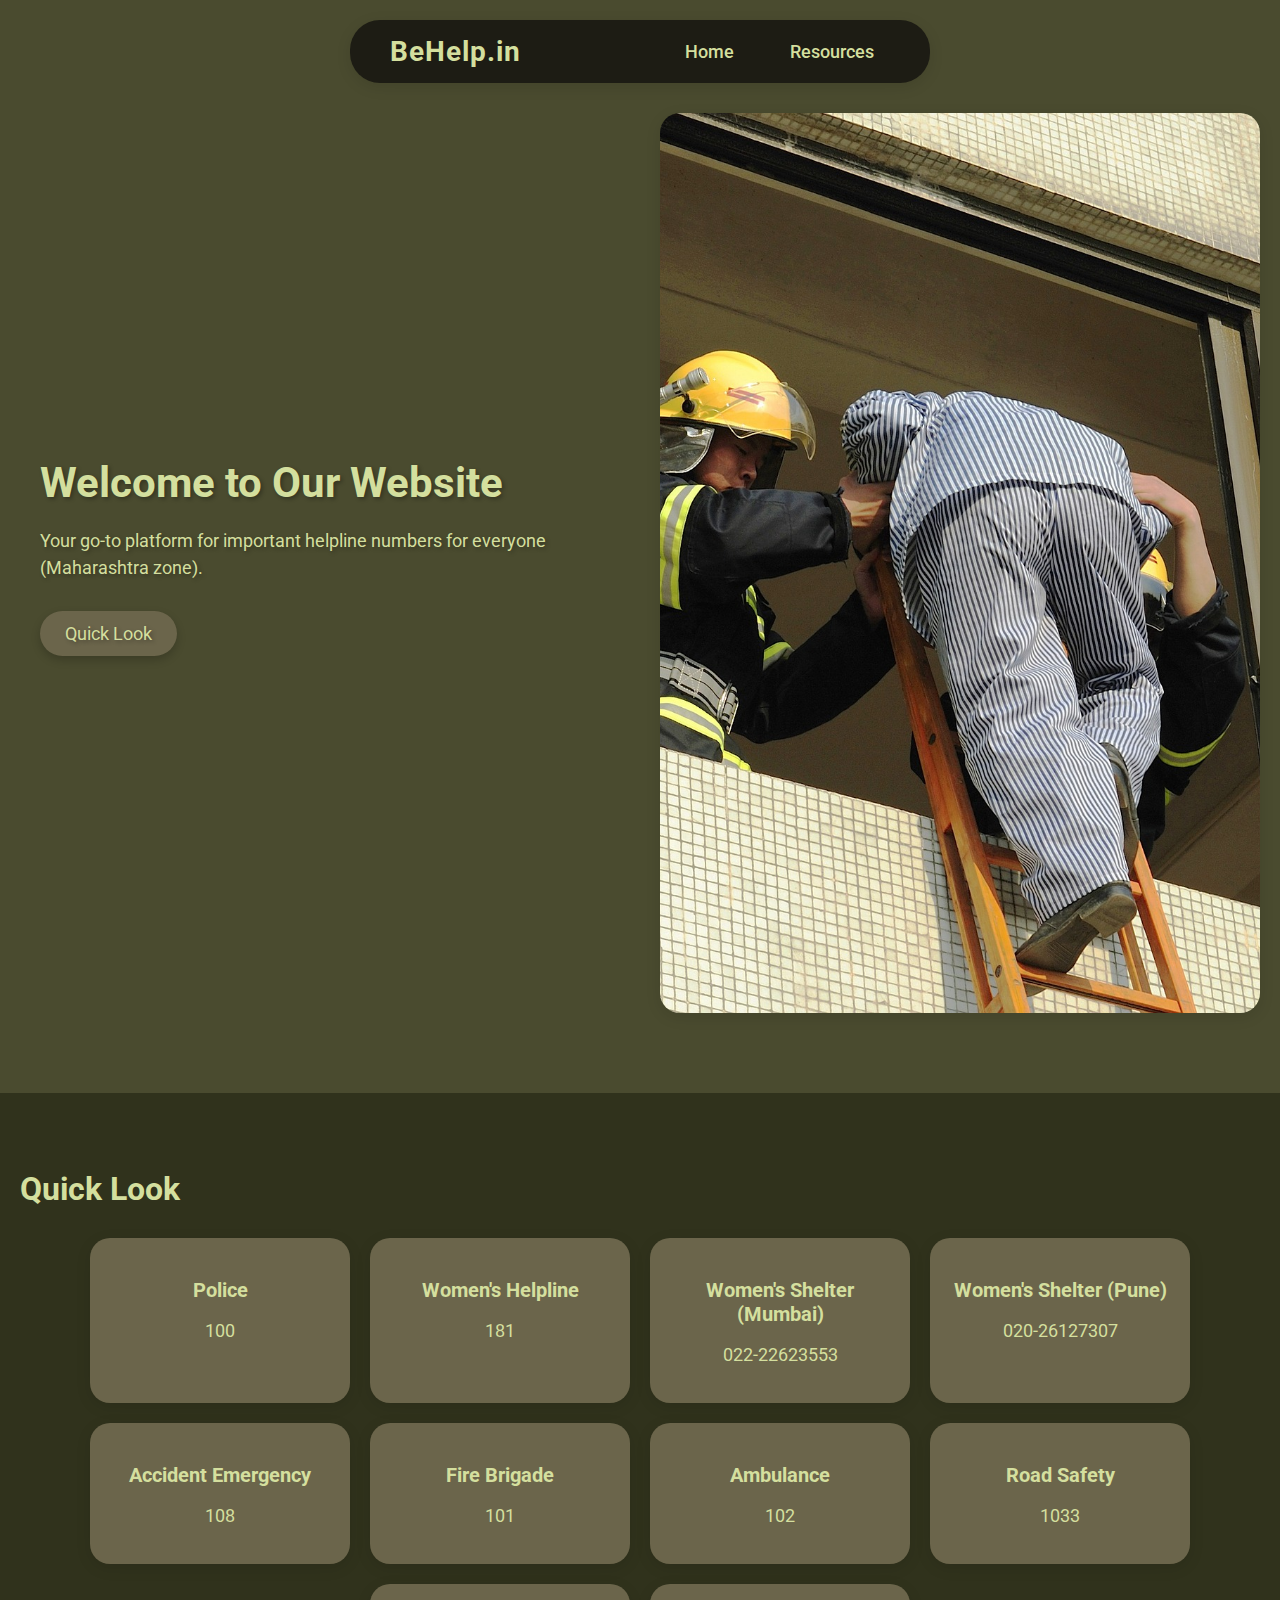
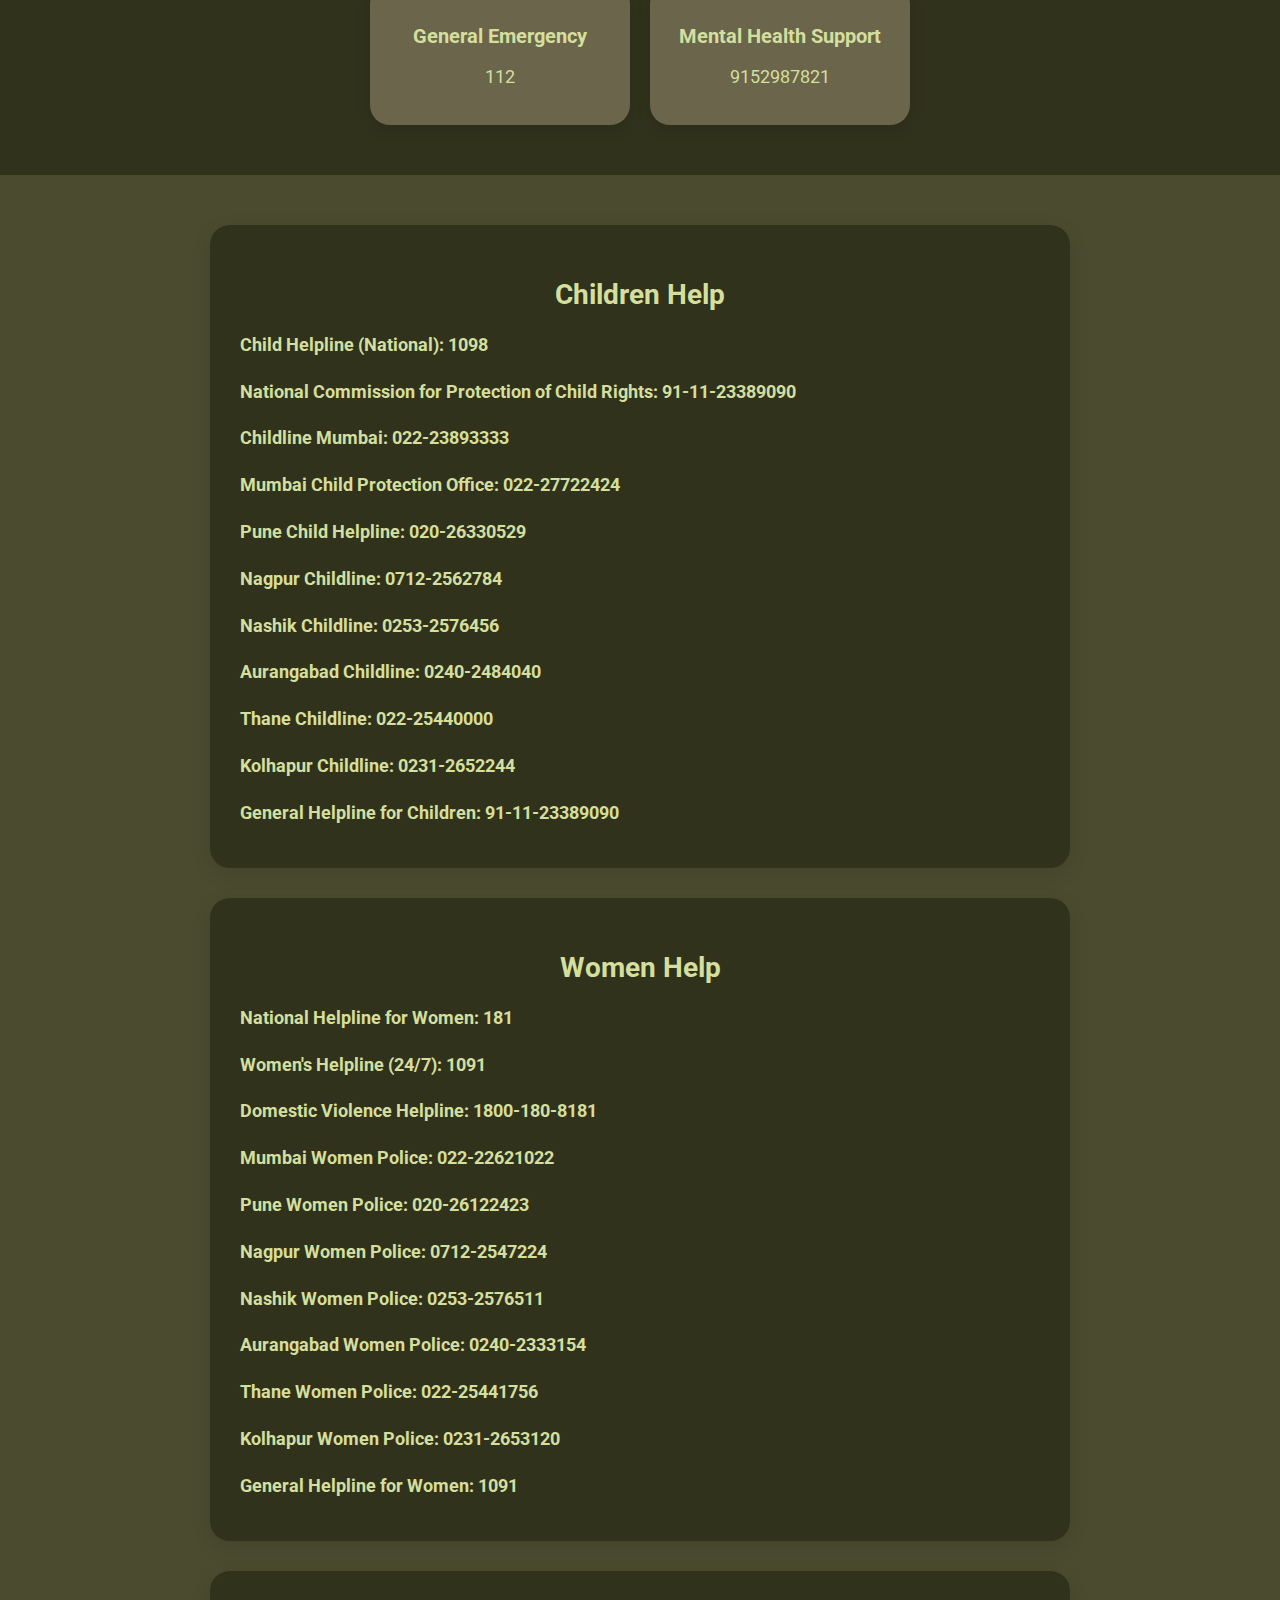
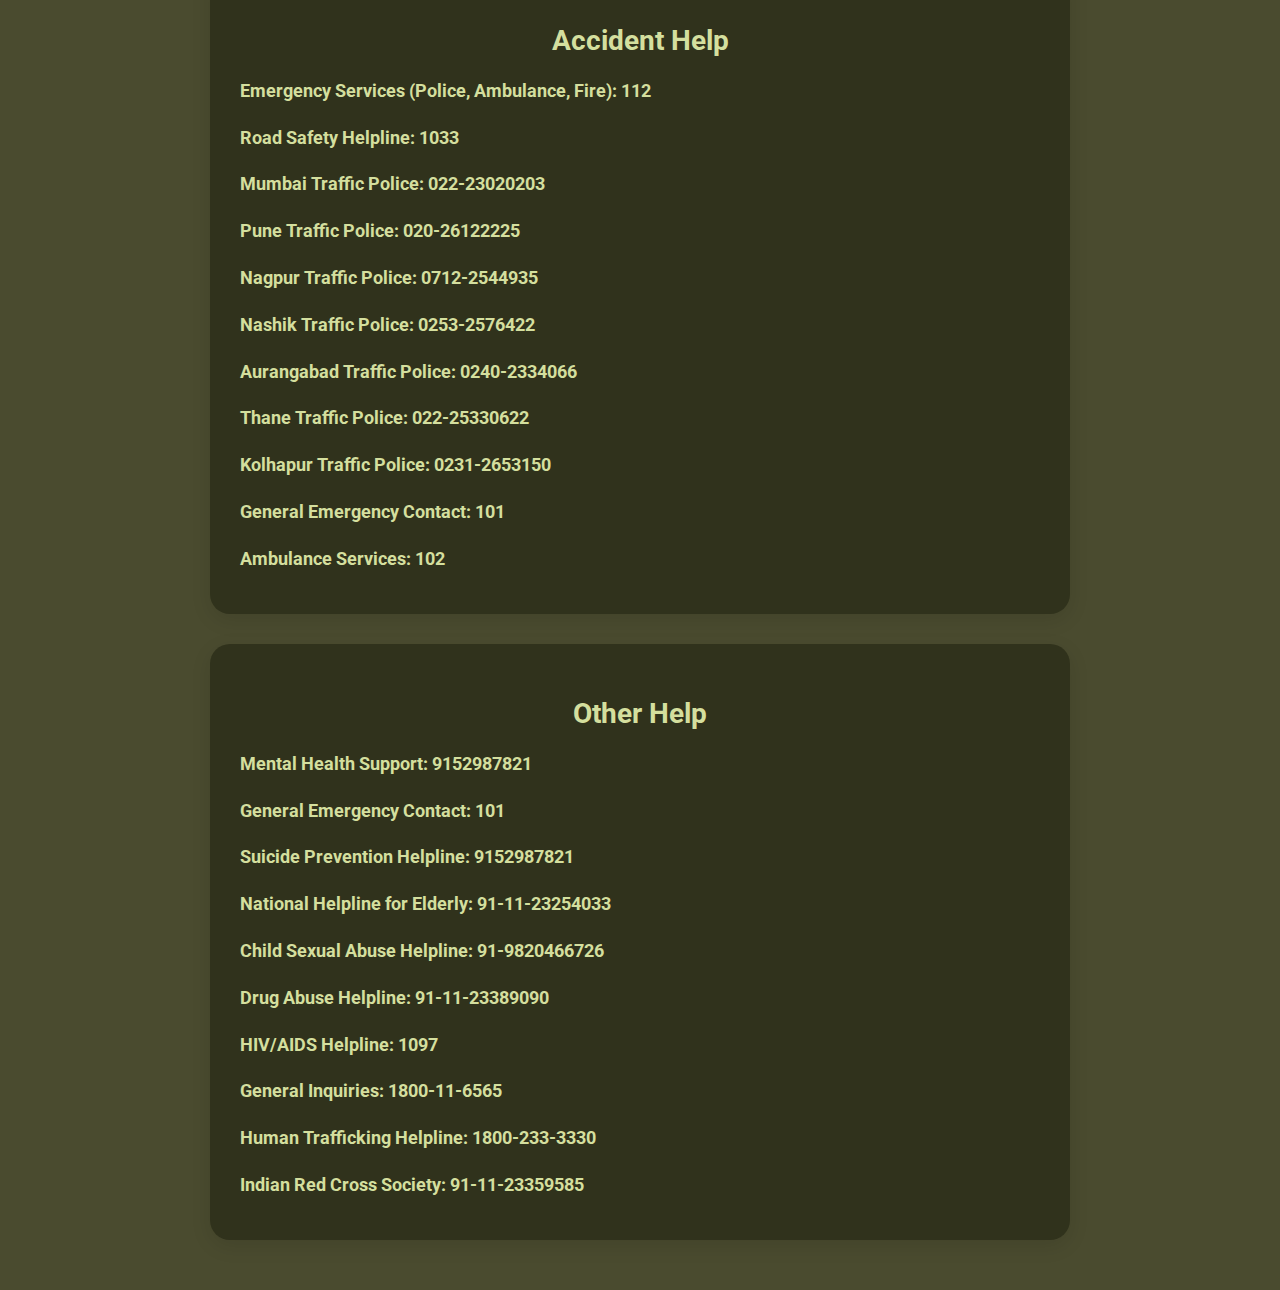
<file: index.html>
<!DOCTYPE html>
<html lang="en">
<head>
    <meta charset="UTF-8">
    <meta name="viewport" content="width=device-width, initial-scale=1.0">
    <title>Helpline Website</title>
    <link href="https://fonts.googleapis.com/css2?family=Roboto:wght@400;700&display=swap" rel="stylesheet">
    <link rel="stylesheet" href="styles.css">
</head>
<body>
    <!-- Navbar -->
<div class="navbar">
    <div class="navbar-logo">
        <a href="index.html">BeHelp.in</a>
    </div>
    <div class="navbar-toggle">
        <span></span>
        <span></span>
        <span></span>
    </div>
    <div class="navbar-links">
        <a href="index.html">Home</a>
        <a href="resources.html">Resources</a>
    </div>
</div>

    

    <section class="welcome-section">
        <div class="text-content">
            <h1>Welcome to Our Website</h1>
            <p>Your go-to platform for important helpline numbers for everyone <br>(Maharashtra zone).</p>
            <a href="#quick-look" class="btn">Quick Look</a>
        </div>
        <div class="image-content">
            <!-- The image will be shown here as a background -->
        </div>
    </section>

    <!-- Quick Look Section -->
    <div class="quick-look-section" id="quick-look">
        <h2>Quick Look</h2>
        <div class="quick-look-cards">
            <div class="quick-look-card" data-number="+91 100">
                <h3>Police</h3>
                <p class="number">100</p>
            </div>
            <div class="quick-look-card" data-number="+91 181">
                <h3>Women's Helpline</h3>
                <p class="number">181</p>
            </div>
            <div class="quick-look-card" data-number="+91 022-22623553">
                <h3>Women's Shelter (Mumbai)</h3>
                <p class="number">022-22623553</p>
            </div>
            <div class="quick-look-card" data-number="+91 020-26127307">
                <h3>Women's Shelter (Pune)</h3>
                <p class="number">020-26127307</p>
            </div>
            <div class="quick-look-card" data-number="+91 108">
                <h3>Accident Emergency</h3>
                <p class="number">108</p>
            </div>
            <div class="quick-look-card" data-number="+91 101">
                <h3>Fire Brigade</h3>
                <p class="number">101</p>
            </div>
            <div class="quick-look-card" data-number="+91 102">
                <h3>Ambulance</h3>
                <p class="number">102</p>
            </div>
            <div class="quick-look-card" data-number="+91 1033">
                <h3>Road Safety</h3>
                <p class="number">1033</p>
            </div>
            <div class="quick-look-card" data-number="+91 112">
                <h3>General Emergency</h3>
                <p class="number">112</p>
            </div>
            <div class="quick-look-card" data-number="+91 9152987821">
                <h3>Mental Health Support</h3>
                <p class="number">9152987821</p>
            </div>
        </div>
    </div>

    <!-- Cards Section -->
    <div class="cards-section">
        <div class="card">
            <h2>Children Help</h2>
            <p class="number">Child Helpline (National): 1098</p>
            <p class="number">National Commission for Protection of Child Rights: 91-11-23389090</p>
            <p class="number">Childline Mumbai: 022-23893333</p>
            <p class="number">Mumbai Child Protection Office: 022-27722424</p>
            <p class="number">Pune Child Helpline: 020-26330529</p>
            <p class="number">Nagpur Childline: 0712-2562784</p>
            <p class="number">Nashik Childline: 0253-2576456</p>
            <p class="number">Aurangabad Childline: 0240-2484040</p>
            <p class="number">Thane Childline: 022-25440000</p>
            <p class="number">Kolhapur Childline: 0231-2652244</p>
            <p class="number">General Helpline for Children: 91-11-23389090</p>
        </div>
        <div class="card">
            <h2>Women Help</h2>
            <p class="number">National Helpline for Women: 181</p>
            <p class="number">Women's Helpline (24/7): 1091</p>
            <p class="number">Domestic Violence Helpline: 1800-180-8181</p>
            <p class="number">Mumbai Women Police: 022-22621022</p>
            <p class="number">Pune Women Police: 020-26122423</p>
            <p class="number">Nagpur Women Police: 0712-2547224</p>
            <p class="number">Nashik Women Police: 0253-2576511</p>
            <p class="number">Aurangabad Women Police: 0240-2333154</p>
            <p class="number">Thane Women Police: 022-25441756</p>
            <p class="number">Kolhapur Women Police: 0231-2653120</p>
            <p class="number">General Helpline for Women: 1091</p>
        </div>
        <div class="card">
            <h2>Accident Help</h2>
            <p class="number">Emergency Services (Police, Ambulance, Fire): 112</p>
            <p class="number">Road Safety Helpline: 1033</p>
            <p class="number">Mumbai Traffic Police: 022-23020203</p>
            <p class="number">Pune Traffic Police: 020-26122225</p>
            <p class="number">Nagpur Traffic Police: 0712-2544935</p>
            <p class="number">Nashik Traffic Police: 0253-2576422</p>
            <p class="number">Aurangabad Traffic Police: 0240-2334066</p>
            <p class="number">Thane Traffic Police: 022-25330622</p>
            <p class="number">Kolhapur Traffic Police: 0231-2653150</p>
            <p class="number">General Emergency Contact: 101</p>
            <p class="number">Ambulance Services: 102</p>
        </div>
        <div class="card">
            <h2>Other Help</h2>
            <p class="number">Mental Health Support: 9152987821</p>
            <p class="number">General Emergency Contact: 101</p>
            <p class="number">Suicide Prevention Helpline: 9152987821</p>
            <p class="number">National Helpline for Elderly: 91-11-23254033</p>
            <p class="number">Child Sexual Abuse Helpline: 91-9820466726</p>
            <p class="number">Drug Abuse Helpline: 91-11-23389090</p>
            <p class="number">HIV/AIDS Helpline: 1097</p>
            <p class="number">General Inquiries: 1800-11-6565</p>
            <p class="number">Human Trafficking Helpline: 1800-233-3330</p>
            <p class="number">Indian Red Cross Society: 91-11-23359585</p>
        </div>
    </div>

    <script src="script.js"></script> <!-- Link to your JS file -->
</body>
</html>
</file>
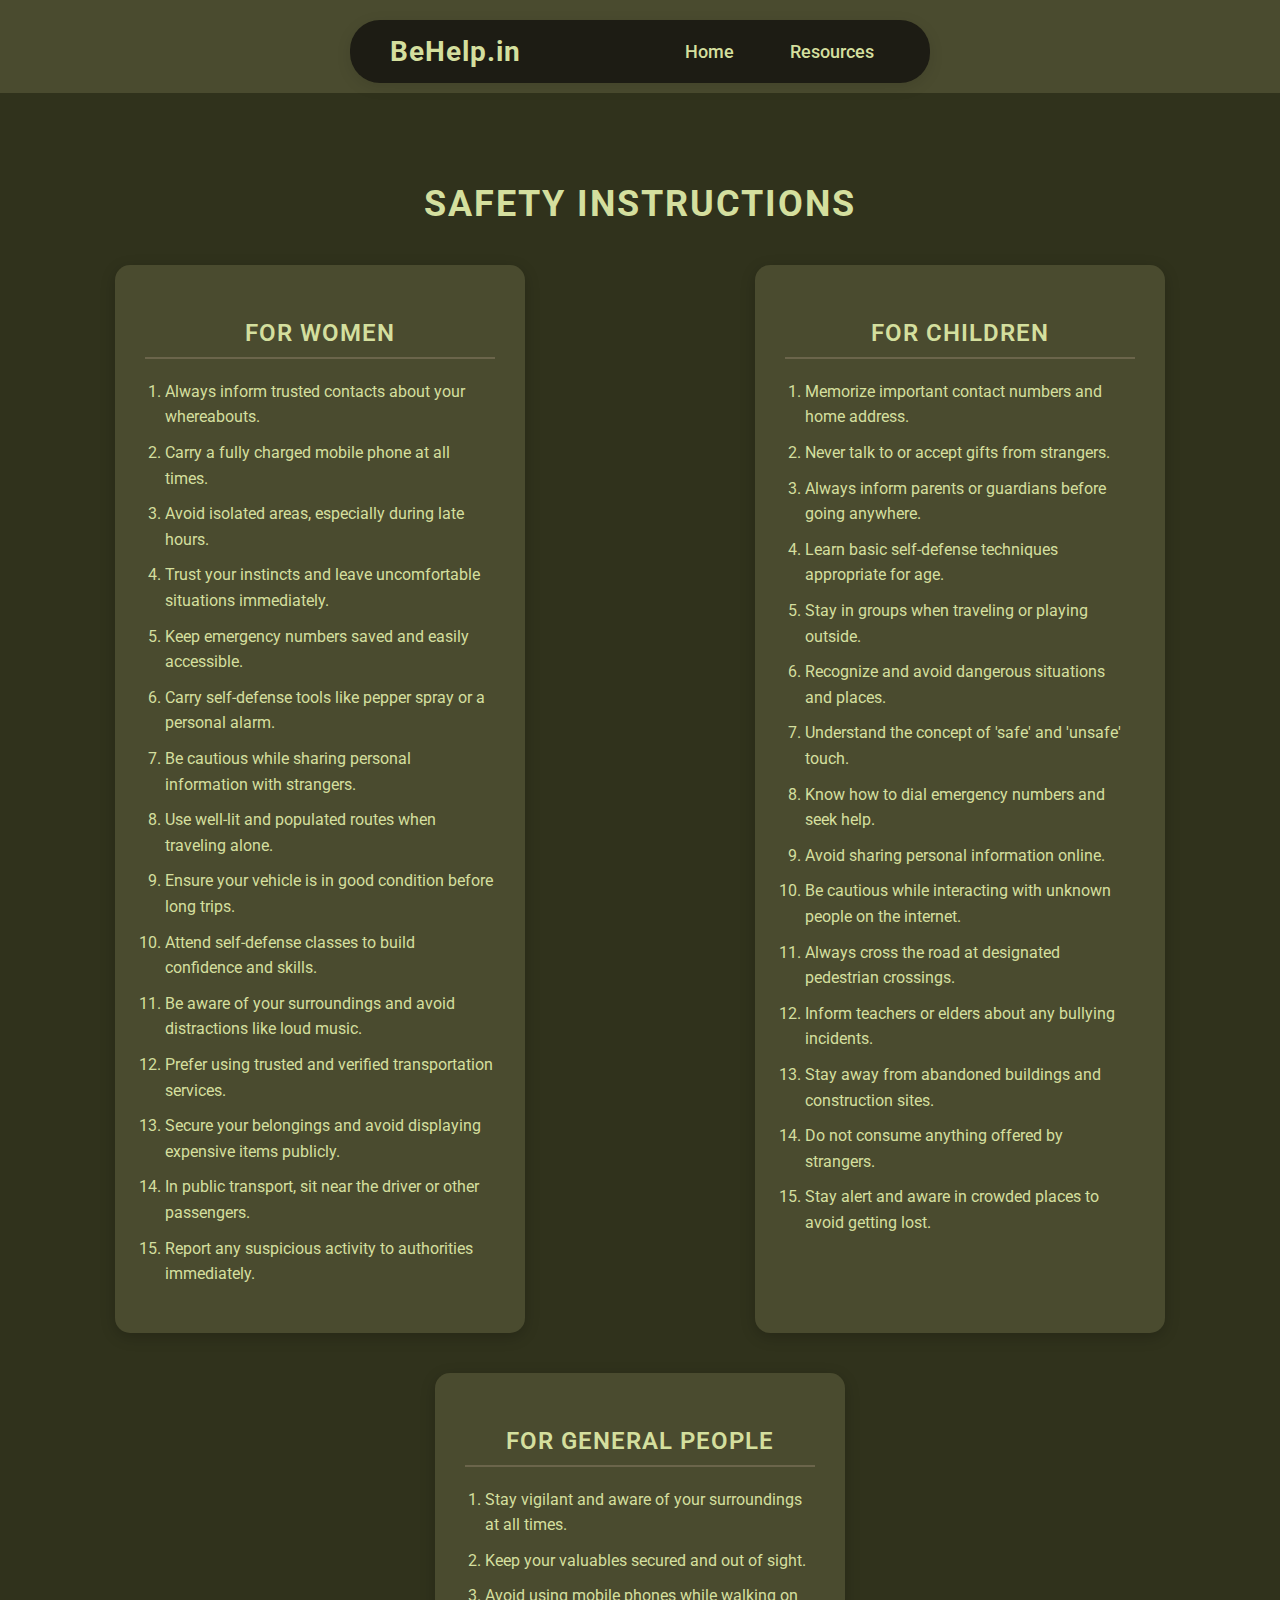
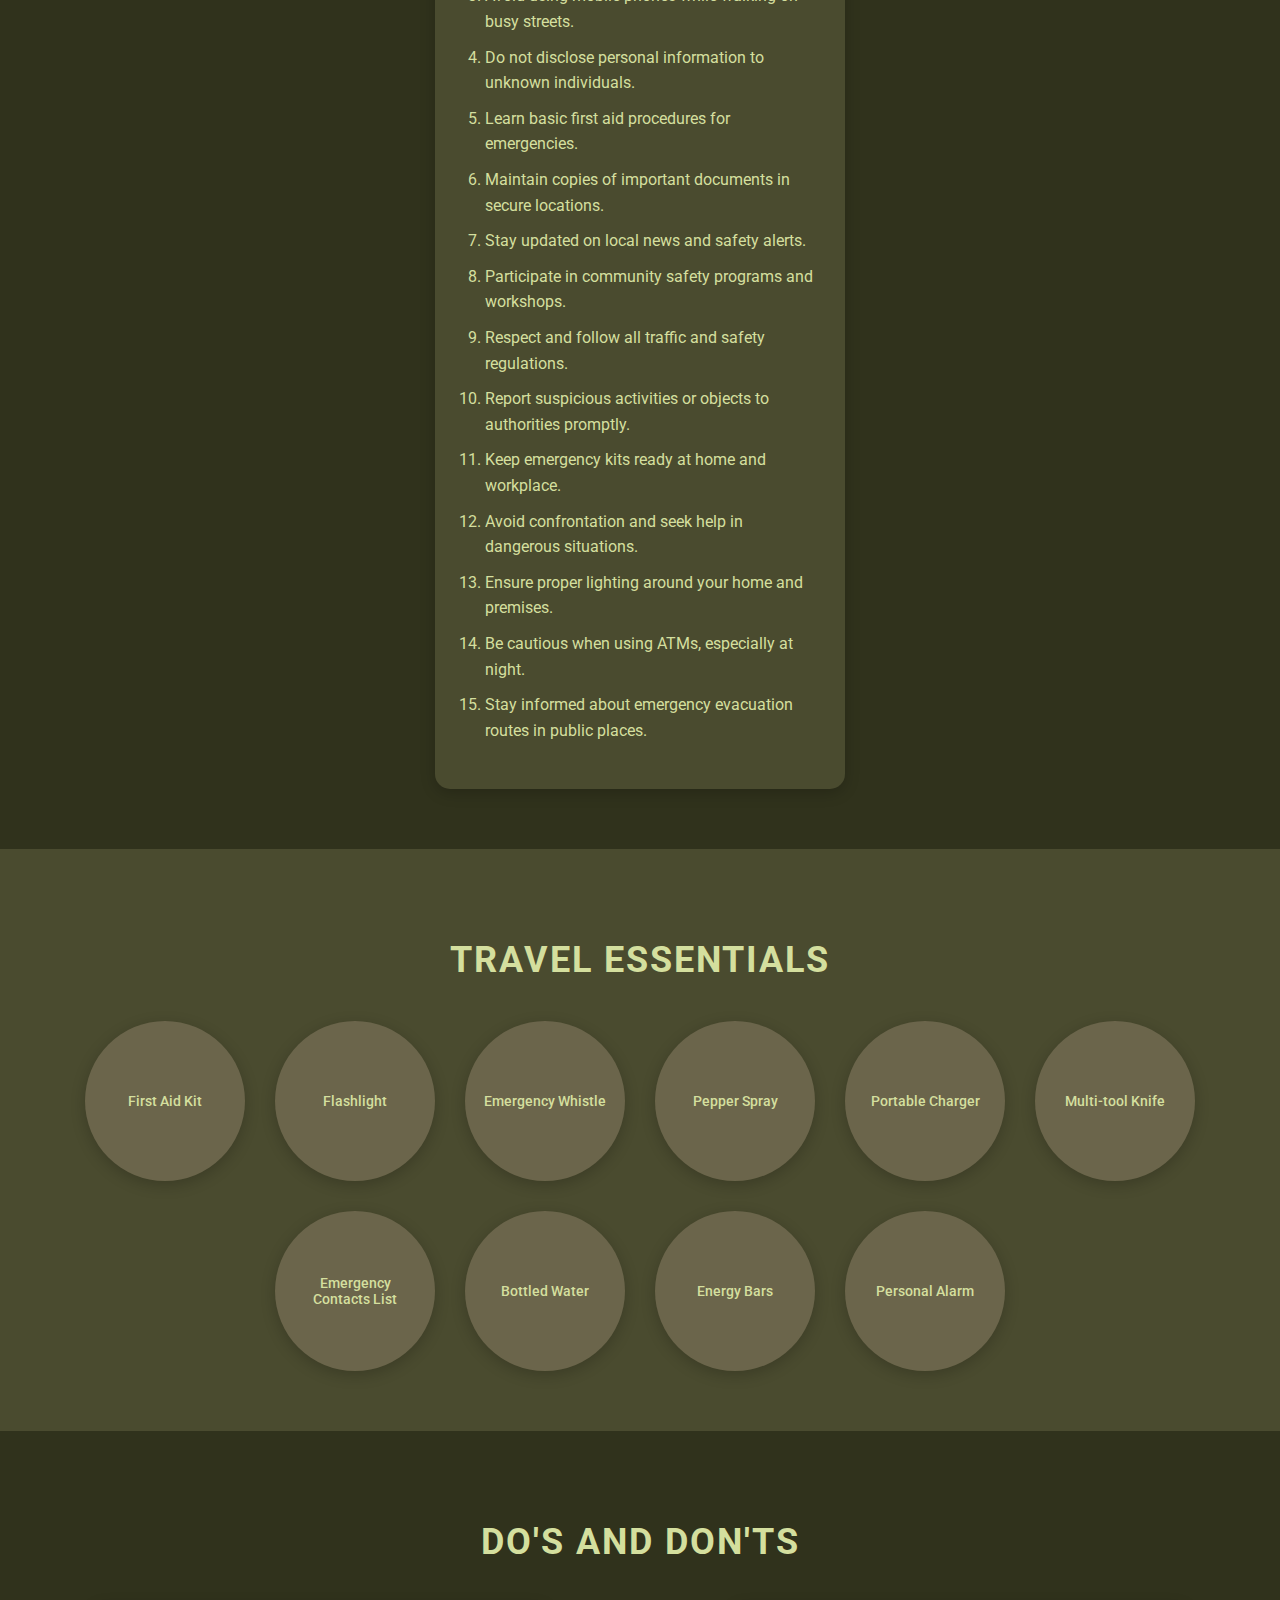
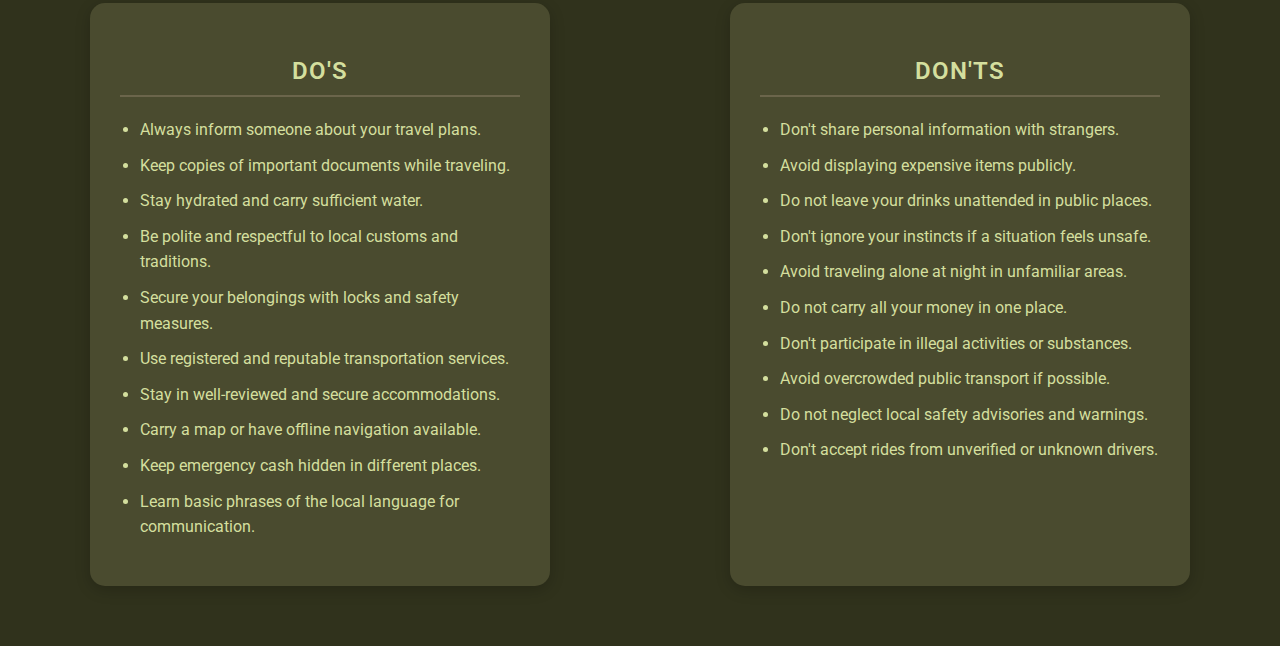
<file: resources.html>
<!DOCTYPE html>
<html lang="en">
<head>
    <meta charset="UTF-8">
    <meta name="viewport" content="width=device-width, initial-scale=1.0">
    <title>InstaHelp - Resources</title>
    <link rel="stylesheet" href="styles.css"> <!-- Link to your CSS file -->
    <link href="https://fonts.googleapis.com/css2?family=Roboto:wght@400;500;700&display=swap" rel="stylesheet">
</head>
<body>

    <!-- Navbar -->
<div class="navbar">
    <div class="navbar-logo">
        <a href="index.html">BeHelp.in</a>
    </div>
    <div class="navbar-toggle">
        <span></span>
        <span></span>
        <span></span>
    </div>
    <div class="navbar-links">
        <a href="index.html">Home</a>
        <a href="resources.html">Resources</a>
    </div>
</div>


    <!-- Section 1: Safety Instructions -->
    <section class="safety-instructions">
        <h2>Safety Instructions</h2>
        <div class="instruction-container">
            <!-- For Women -->
            <div class="instruction-category">
                <h3>For Women</h3>
                <ol>
                    <li>Always inform trusted contacts about your whereabouts.</li>
                    <li>Carry a fully charged mobile phone at all times.</li>
                    <li>Avoid isolated areas, especially during late hours.</li>
                    <li>Trust your instincts and leave uncomfortable situations immediately.</li>
                    <li>Keep emergency numbers saved and easily accessible.</li>
                    <li>Carry self-defense tools like pepper spray or a personal alarm.</li>
                    <li>Be cautious while sharing personal information with strangers.</li>
                    <li>Use well-lit and populated routes when traveling alone.</li>
                    <li>Ensure your vehicle is in good condition before long trips.</li>
                    <li>Attend self-defense classes to build confidence and skills.</li>
                    <li>Be aware of your surroundings and avoid distractions like loud music.</li>
                    <li>Prefer using trusted and verified transportation services.</li>
                    <li>Secure your belongings and avoid displaying expensive items publicly.</li>
                    <li>In public transport, sit near the driver or other passengers.</li>
                    <li>Report any suspicious activity to authorities immediately.</li>
                </ol>
            </div>

            <!-- For Children -->
            <div class="instruction-category">
                <h3>For Children</h3>
                <ol>
                    <li>Memorize important contact numbers and home address.</li>
                    <li>Never talk to or accept gifts from strangers.</li>
                    <li>Always inform parents or guardians before going anywhere.</li>
                    <li>Learn basic self-defense techniques appropriate for age.</li>
                    <li>Stay in groups when traveling or playing outside.</li>
                    <li>Recognize and avoid dangerous situations and places.</li>
                    <li>Understand the concept of 'safe' and 'unsafe' touch.</li>
                    <li>Know how to dial emergency numbers and seek help.</li>
                    <li>Avoid sharing personal information online.</li>
                    <li>Be cautious while interacting with unknown people on the internet.</li>
                    <li>Always cross the road at designated pedestrian crossings.</li>
                    <li>Inform teachers or elders about any bullying incidents.</li>
                    <li>Stay away from abandoned buildings and construction sites.</li>
                    <li>Do not consume anything offered by strangers.</li>
                    <li>Stay alert and aware in crowded places to avoid getting lost.</li>
                </ol>
            </div>

            <!-- For General People -->
            <div class="instruction-category">
                <h3>For General People</h3>
                <ol>
                    <li>Stay vigilant and aware of your surroundings at all times.</li>
                    <li>Keep your valuables secured and out of sight.</li>
                    <li>Avoid using mobile phones while walking on busy streets.</li>
                    <li>Do not disclose personal information to unknown individuals.</li>
                    <li>Learn basic first aid procedures for emergencies.</li>
                    <li>Maintain copies of important documents in secure locations.</li>
                    <li>Stay updated on local news and safety alerts.</li>
                    <li>Participate in community safety programs and workshops.</li>
                    <li>Respect and follow all traffic and safety regulations.</li>
                    <li>Report suspicious activities or objects to authorities promptly.</li>
                    <li>Keep emergency kits ready at home and workplace.</li>
                    <li>Avoid confrontation and seek help in dangerous situations.</li>
                    <li>Ensure proper lighting around your home and premises.</li>
                    <li>Be cautious when using ATMs, especially at night.</li>
                    <li>Stay informed about emergency evacuation routes in public places.</li>
                </ol>
            </div>
        </div>
    </section>

    <!-- Section 2: Travel Essentials -->
    <section class="travel-essentials">
        <h2>Travel Essentials</h2>
        <div class="circular-cards">
            <div class="card">First Aid Kit</div>
            <div class="card">Flashlight</div>
            <div class="card">Emergency Whistle</div>
            <div class="card">Pepper Spray</div>
            <div class="card">Portable Charger</div>
            <div class="card">Multi-tool Knife</div>
            <div class="card">Emergency Contacts List</div>
            <div class="card">Bottled Water</div>
            <div class="card">Energy Bars</div>
            <div class="card">Personal Alarm</div>
        </div>
    </section>

    <!-- Section 3: Do's and Don'ts -->
    <section class="dos-and-donts">
        <h2>Do's and Don'ts</h2>
        <div class="dos-donts-container">
            <div class="dos">
                <h3>Do's</h3>
                <ul>
                    <li>Always inform someone about your travel plans.</li>
                    <li>Keep copies of important documents while traveling.</li>
                    <li>Stay hydrated and carry sufficient water.</li>
                    <li>Be polite and respectful to local customs and traditions.</li>
                    <li>Secure your belongings with locks and safety measures.</li>
                    <li>Use registered and reputable transportation services.</li>
                    <li>Stay in well-reviewed and secure accommodations.</li>
                    <li>Carry a map or have offline navigation available.</li>
                    <li>Keep emergency cash hidden in different places.</li>
                    <li>Learn basic phrases of the local language for communication.</li>
                </ul>
            </div>
            <div class="donts">
                <h3>Don'ts</h3>
                <ul>
                    <li>Don't share personal information with strangers.</li>
                    <li>Avoid displaying expensive items publicly.</li>
                    <li>Do not leave your drinks unattended in public places.</li>
                    <li>Don't ignore your instincts if a situation feels unsafe.</li>
                    <li>Avoid traveling alone at night in unfamiliar areas.</li>
                    <li>Do not carry all your money in one place.</li>
                    <li>Don't participate in illegal activities or substances.</li>
                    <li>Avoid overcrowded public transport if possible.</li>
                    <li>Do not neglect local safety advisories and warnings.</li>
                    <li>Don't accept rides from unverified or unknown drivers.</li>
                </ul>
            </div>
        </div>
    </section>

</body>
</html>
</file>
<file: styles.css>
/* General Styles */
body {
    margin: 0;
    font-family: 'Roboto', sans-serif;
    background-color: #4A4B2F; /* Neutral background color */
    color: #D4DF9E; /* Light color for text */
}

/* Navbar Styles */
.navbar {
    background-color: rgba(18, 16, 14, 0.8); /* Semi-transparent dark background */
    color: #D4DF9E; /* Light color for text */
    padding: 15px 40px;
    margin: 20px auto 10px auto;
    width: 90%;
    max-width: 500px;
    border-radius: 30px;
    box-shadow: 0 4px 15px rgba(0, 0, 0, 0.1);
    display: flex;
    justify-content: space-between;
    align-items: center;
    position: relative; /* Ensures the navbar is relative for z-index */
    z-index: 1000; /* Keeps the navbar on top */
}

.navbar-logo a {
    color: #D4DF9E; /* Light color for logo text */
    text-decoration: none;
    font-size: 28px;
    font-weight: 700;
    letter-spacing: 1px;
}

.navbar-links a {
    color: #D4DF9E; /* Light color for nav links */
    text-decoration: none;
    font-weight: 500;
    font-size: 18px;
    margin-left: 20px;
    padding: 8px 16px;
    border-radius: 5px;
    transition: background-color 0.3s ease;
}

.navbar-links a:hover {
    background-color: #6B654B; /* Muted color on hover */
    color: #D4DF9E;
}

/* Welcome Section Styles */
.welcome-section {
    display: flex;
    align-items: center;
    justify-content: space-between;
    padding: 100px 20px;
    color: #D4DF9E;
    height: 100vh;
    margin-top: -80px; /* Adjust if necessary */
    padding-top: 80px; /* Adjust if necessary */
}

.welcome-section .text-content {
    flex: 1;
    padding: 20px;
    color: #D4DF9E;
    text-shadow: 2px 2px 4px rgba(0, 0, 0, 0.3);
}

.welcome-section .image-content {
    flex: 1;
    background: url('bg1.jpg') no-repeat center center/cover;
    background-size: cover;
    height: 100%;
    display: flex;
    margin-top: 40px;
    align-items: center;
    justify-content: center;
    border-radius: 20px;
    box-shadow: 0 4px 15px rgba(0, 0, 0, 0.1); /* Optional: to make the image section stand out */
}

.welcome-section h1 {
    font-size: 42px;
    margin-bottom: 20px;
    color: #D4DF9E;
}

.welcome-section p {
    font-size: 18px;
    margin-bottom: 30px;
    line-height: 1.5;
}

.welcome-section .btn {
    display: inline-block;
    padding: 12px 25px;
    font-size: 18px;
    color: #D4DF9E;
    background-color: #6B654B;
    text-decoration: none;
    border-radius: 25px;
    box-shadow: 0 4px 10px rgba(0, 0, 0, 0.2);
    transition: background-color 0.3s ease, transform 0.2s ease;
}

.welcome-section .btn:hover {
    background-color: #4A4B2F;
    transform: translateY(-2px);
}

/* Quick Look Section Styles */
.quick-look-section {
    padding: 50px 20px;
    background-color: #30321C; /* Darker neutral color */
}

.quick-look-section h2 {
    font-size: 32px;
    margin-bottom: 30px;
    color: #D4DF9E; /* Light color for section header */
}

.quick-look-cards {
    display: flex;
    flex-wrap: wrap;
    justify-content: center;
    gap: 20px;
}

.quick-look-card {
    background-color: #6B654B; /* Muted color for card background */
    border-radius: 20px;
    box-shadow: 0 4px 15px rgba(0, 0, 0, 0.1);
    padding: 20px;
    width: 220px;
    text-align: center;
    cursor: pointer;
    transition: transform 0.3s ease, box-shadow 0.3s ease;
}

.quick-look-card:hover {
    transform: translateY(-5px);
    box-shadow: 0 8px 20px rgba(0, 0, 0, 0.15);
    background-color: #4A4B2F; /* Darker color on hover */
}

.quick-look-card h3 {
    font-size: 20px;
    margin-bottom: 10px;
    color: #D4DF9E; /* Light color for card title */
}

.quick-look-card p {
    font-size: 18px;
    color: #D4DF9E; /* Light color for card number */
}

/* Cards Section Styles */
.cards-section {
    padding: 50px 20px;
    background-color: #4A4B2F; /* Neutral background color */
    display: flex;
    flex-direction: column;
    align-items: center;
    gap: 30px;
}

.card {
    background-color: #30321C; /* Darker neutral color */
    border-radius: 20px;
    box-shadow: 0 6px 20px rgba(0, 0, 0, 0.1);
    padding: 30px;
    width: 90%;
    max-width: 800px;
}

.card h2 {
    font-size: 28px;
    margin-bottom: 20px;
    color: #D4DF9E; /* Light color for card title */
    text-align: center;
}

.card p {
    font-size: 18px;
    line-height: 1.6;
    color: #D4DF9E; /* Light color for card text */
    margin-bottom: 10px;
}

.card .number {
    font-weight: 700;
    color: #D4DF9E; /* Highlight color for numbers */
}

/* Section 1: Safety Instructions */
.safety-instructions {
    background-color: #30321C;
    padding: 60px 20px;
}

.safety-instructions h2 {
    font-size: 36px;
    margin-bottom: 40px;
    text-align: center;
    font-weight: 700;
    color: #D4DF9E;
    text-transform: uppercase;
    letter-spacing: 2px;
}

.instruction-container {
    display: flex;
    flex-wrap: wrap;
    justify-content: space-around;
    gap: 40px;
}

.instruction-category {
    background-color: #4A4B2F;
    padding: 30px;
    border-radius: 15px;
    box-shadow: 0 4px 15px rgba(0, 0, 0, 0.2);
    width: 100%;
    max-width: 350px;
}

.instruction-category h3 {
    font-size: 24px;
    margin-bottom: 20px;
    font-weight: 600;
    color: #D4DF9E;
    text-align: center;
    text-transform: uppercase;
    letter-spacing: 1px;
    border-bottom: 2px solid #6B654B;
    padding-bottom: 10px;
}

.instruction-category ol {
    padding-left: 20px;
    font-size: 16px;
    font-weight: 400;
    line-height: 1.6;
    color: #D4DF9E;
}

.instruction-category ol li {
    margin-bottom: 10px;
}

/* Section 2: Travel Essentials */
.travel-essentials {
    background-color: #4A4B2F;
    padding: 60px 20px;
    text-align: center;
}

.travel-essentials h2 {
    font-size: 36px;
    margin-bottom: 40px;
    font-weight: 700;
    color: #D4DF9E;
    text-transform: uppercase;
    letter-spacing: 2px;
}

.circular-cards {
    display: flex;
    flex-wrap: wrap;
    justify-content: center;
    gap: 30px;
}

.circular-cards .card {
    background-color: #6B654B;
    border-radius: 50%;
    width: 130px;
    height: 130px;
    display: flex;
    align-items: center;
    justify-content: center;
    color: #D4DF9E;
    font-weight: 500;
    font-size: 14px;
    text-align: center;
    padding: 15px;
    box-shadow: 0 4px 15px rgba(0, 0, 0, 0.2);
    transition: transform 0.3s ease, box-shadow 0.3s ease;
}

.circular-cards .card:hover {
    transform: translateY(-10px);
    box-shadow: 0 8px 20px rgba(0, 0, 0, 0.3);
}

/* Section 3: Do's and Don'ts */
.dos-and-donts {
    background-color: #30321C;
    padding: 60px 20px;
}

.dos-and-donts h2 {
    font-size: 36px;
    margin-bottom: 40px;
    text-align: center;
    font-weight: 700;
    color: #D4DF9E;
    text-transform: uppercase;
    letter-spacing: 2px;
}

.dos-donts-container {
    display: flex;
    flex-wrap: wrap;
    justify-content: space-around;
    gap: 40px;
}

.dos, .donts {
    background-color: #4A4B2F;
    padding: 30px;
    border-radius: 15px;
    box-shadow: 0 4px 15px rgba(0, 0, 0, 0.2);
    width: 100%;
    max-width: 400px;
}

.dos h3, .donts h3 {
    font-size: 24px;
    margin-bottom: 20px;
    font-weight: 600;
    color: #D4DF9E;
    text-align: center;
    text-transform: uppercase;
    letter-spacing: 1px;
    border-bottom: 2px solid #6B654B;
    padding-bottom: 10px;
}

.dos ul, .donts ul {
    list-style-type: disc;
    padding-left: 20px;
    font-size: 16px;
    font-weight: 400;
    line-height: 1.6;
    color: #D4DF9E;
}

.dos ul li, .donts ul li {
    margin-bottom: 10px;
}

/* Mobile Styles */
@media (max-width: 768px) {
    .navbar-links {
        display: none;
        flex-direction: column;
        position: absolute;
        top: 60px;
        right: 10px;
        background-color: #4A4B2F;
        border: 1px solid #333;
        padding: 10px;
        box-shadow: 0 4px 6px rgba(0, 0, 0, 0.1);
    }

    .navbar-links.active {
        display: flex;
    }

    .navbar-links a {
        margin-left: 0;
        margin-bottom: 10px;
    }

    .navbar-toggle {
        display: block;
        cursor: pointer;
    }

    .navbar-toggle span {
        display: block;
        width: 25px;
        height: 3px;
        background-color: #333;
        margin: 5px 0;
    }

    .welcome-section {
        flex-direction: column;
        align-items: center;
    }

    .text-content, .image-content {
        width: 100%;
        text-align: center;
    }

    .image-content {
        background-size: cover;
        background-position: center;
        height: 200px; /* Adjust height as needed */
    }

    .quick-look-section, .cards-section {
        padding: 10px;
    }
}

@media (max-width: 480px) {
    .navbar-logo a {
        font-size: 1.2rem;
    }

    .image-content {
        height: 150px; /* Adjust height as needed */
    }
}
</file>
